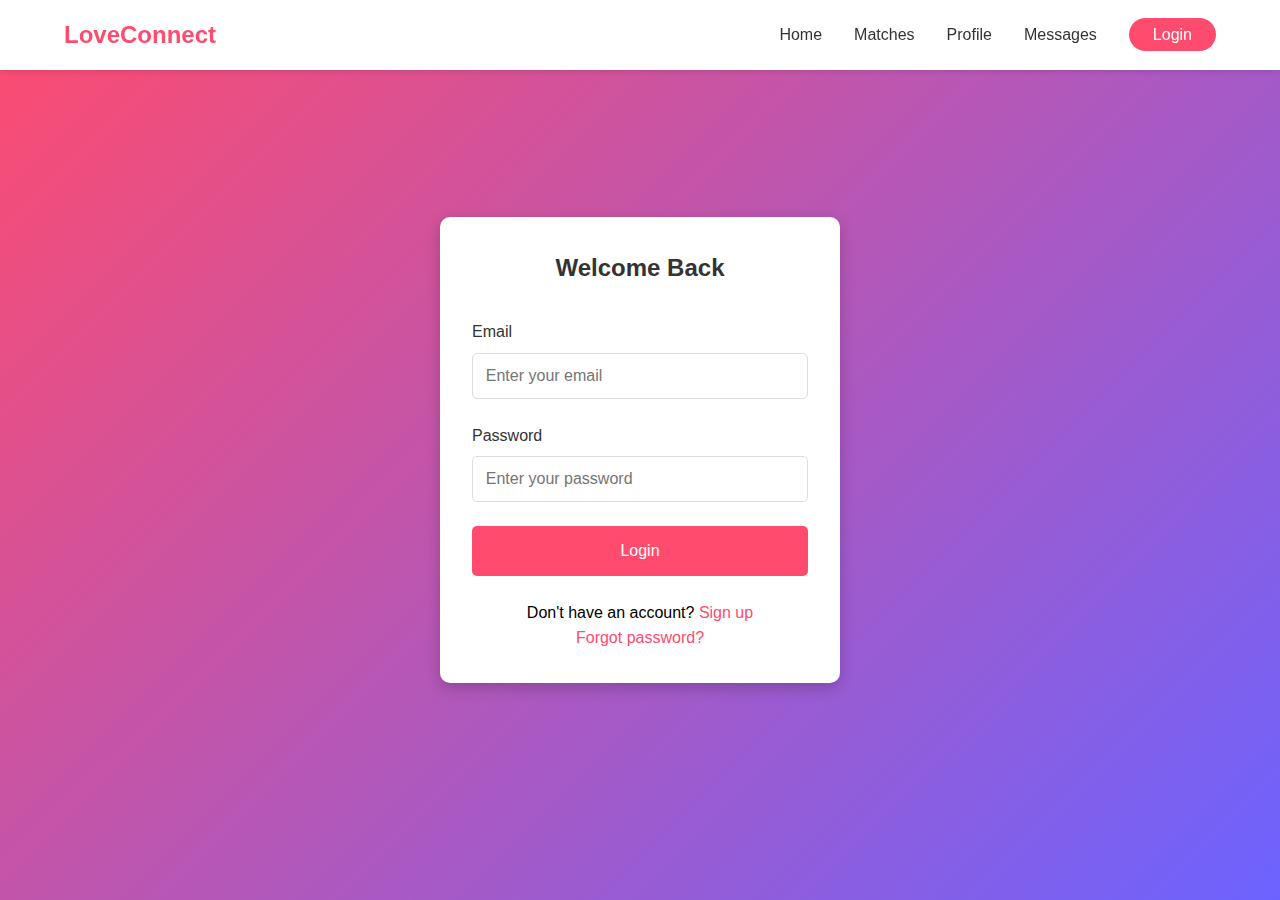
<file: login.html>
<!DOCTYPE html>
<html lang="en">
<head>
    <meta charset="UTF-8">
    <meta name="viewport" content="width=device-width, initial-scale=1.0">
    <title>Login - LoveConnect</title>
    <link rel="stylesheet" href="style.css">
    <style>
        .login-container {
            min-height: 100vh;
            display: flex;
            align-items: center;
            justify-content: center;
            padding: 2rem;
            background: linear-gradient(135deg, #ff4b6e 0%, #6c63ff 100%);
        }

        .login-form {
            background: white;
            padding: 2rem;
            border-radius: 10px;
            box-shadow: 0 5px 15px rgba(0,0,0,0.2);
            width: 100%;
            max-width: 400px;
        }

        .login-form h2 {
            text-align: center;
            margin-bottom: 2rem;
            color: var(--dark-color);
        }

        .form-group {
            margin-bottom: 1.5rem;
        }

        .form-group label {
            display: block;
            margin-bottom: 0.5rem;
            color: var(--dark-color);
        }

        .form-group input {
            width: 100%;
            padding: 0.8rem;
            border: 1px solid #ddd;
            border-radius: 5px;
            font-size: 1rem;
        }

        .form-group input:focus {
            outline: none;
            border-color: var(--primary-color);
        }

        .submit-btn {
            width: 100%;
            padding: 1rem;
            background: var(--primary-color);
            color: white;
            border: none;
            border-radius: 5px;
            font-size: 1rem;
            cursor: pointer;
            transition: background-color 0.3s;
        }

        .submit-btn:hover {
            background: #ff3358;
        }

        .form-footer {
            text-align: center;
            margin-top: 1.5rem;
        }

        .form-footer a {
            color: var(--primary-color);
            text-decoration: none;
        }

        .form-footer a:hover {
            text-decoration: underline;
        }
    </style>
</head>
<body>
    <nav>
        <div class="logo">LoveConnect</div>
        <ul>
            <li><a href="index.html">Home</a></li>
            <li><a href="matches.html">Matches</a></li>
            <li><a href="profile.html">Profile</a></li>
            <li><a href="messages.html">Messages</a></li>
            <li><a href="login.html" class="login-btn active">Login</a></li>
        </ul>
    </nav>

    <div class="login-container">
        <form class="login-form">
            <h2>Welcome Back</h2>
            <div class="form-group">
                <label for="email">Email</label>
                <input type="email" id="email" required placeholder="Enter your email">
            </div>
            <div class="form-group">
                <label for="password">Password</label>
                <input type="password" id="password" required placeholder="Enter your password">
            </div>
            <button type="submit" class="submit-btn">Login</button>
            <div class="form-footer">
                <p>Don't have an account? <a href="signup.html">Sign up</a></p>
                <p><a href="#">Forgot password?</a></p>
            </div>
        </form>
    </div>
</body>
</html>
</file>
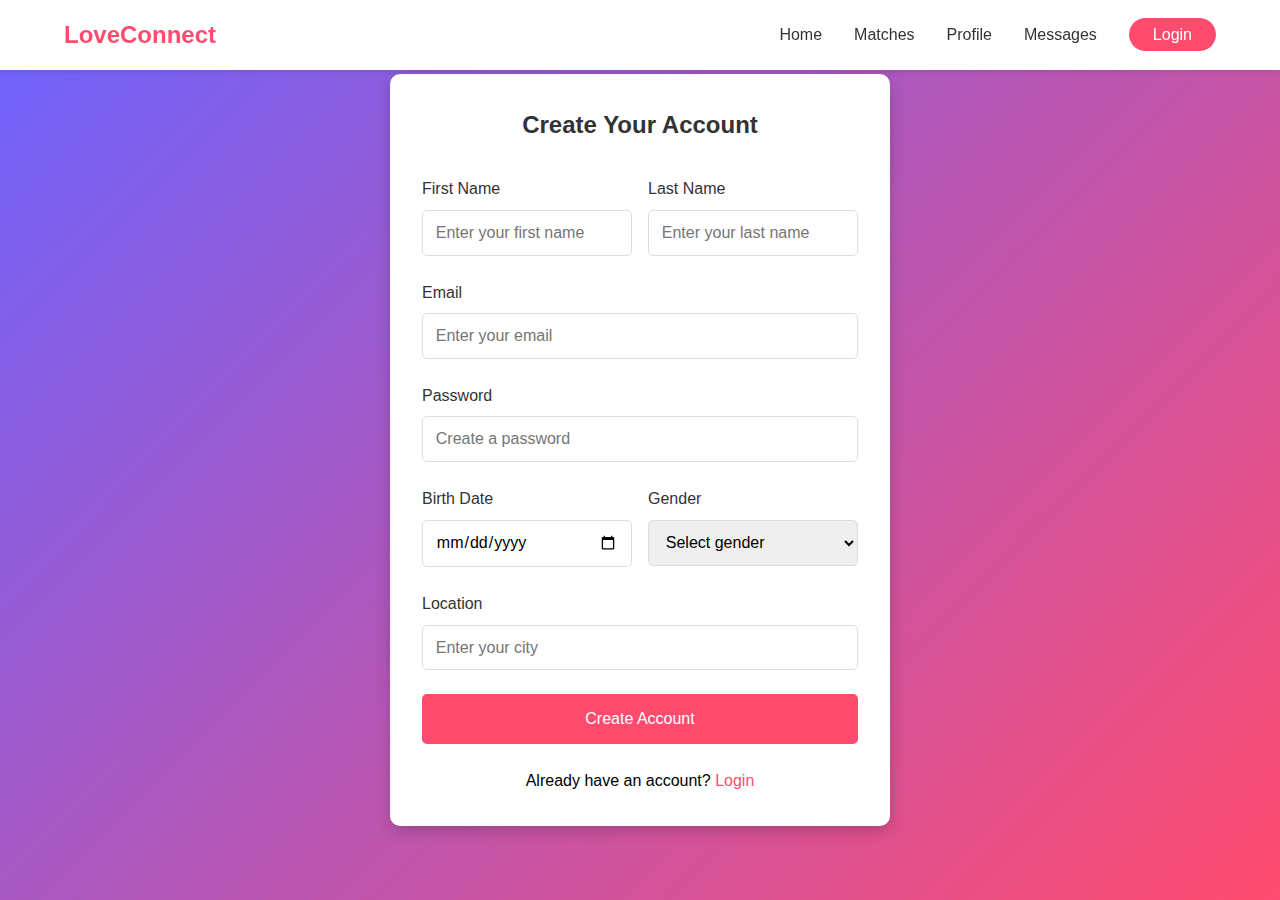
<file: signup.html>
<!DOCTYPE html>
<html lang="en">
<head>
    <meta charset="UTF-8">
    <meta name="viewport" content="width=device-width, initial-scale=1.0">
    <title>Sign Up - LoveConnect</title>
    <link rel="stylesheet" href="style.css">
    <style>
        .signup-container {
            min-height: 100vh;
            display: flex;
            align-items: center;
            justify-content: center;
            padding: 2rem;
            background: linear-gradient(135deg, #6c63ff 0%, #ff4b6e 100%);
        }

        .signup-form {
            background: white;
            padding: 2rem;
            border-radius: 10px;
            box-shadow: 0 5px 15px rgba(0,0,0,0.2);
            width: 100%;
            max-width: 500px;
        }

        .signup-form h2 {
            text-align: center;
            margin-bottom: 2rem;
            color: var(--dark-color);
        }

        .form-row {
            display: grid;
            grid-template-columns: 1fr 1fr;
            gap: 1rem;
        }

        .form-group {
            margin-bottom: 1.5rem;
        }

        .form-group label {
            display: block;
            margin-bottom: 0.5rem;
            color: var(--dark-color);
        }

        .form-group input, .form-group select {
            width: 100%;
            padding: 0.8rem;
            border: 1px solid #ddd;
            border-radius: 5px;
            font-size: 1rem;
        }

        .form-group input:focus, .form-group select:focus {
            outline: none;
            border-color: var(--primary-color);
        }

        .submit-btn {
            width: 100%;
            padding: 1rem;
            background: var(--primary-color);
            color: white;
            border: none;
            border-radius: 5px;
            font-size: 1rem;
            cursor: pointer;
            transition: background-color 0.3s;
        }

        .submit-btn:hover {
            background: #ff3358;
        }

        .form-footer {
            text-align: center;
            margin-top: 1.5rem;
        }

        .form-footer a {
            color: var(--primary-color);
            text-decoration: none;
        }

        .form-footer a:hover {
            text-decoration: underline;
        }

        @media (max-width: 576px) {
            .form-row {
                grid-template-columns: 1fr;
            }
        }
    </style>
</head>
<body>
    <nav>
        <div class="logo">LoveConnect</div>
        <ul>
            <li><a href="index.html">Home</a></li>
            <li><a href="matches.html">Matches</a></li>
            <li><a href="profile.html">Profile</a></li>
            <li><a href="messages.html">Messages</a></li>
            <li><a href="login.html" class="login-btn">Login</a></li>
        </ul>
    </nav>

    <div class="signup-container">
        <form class="signup-form">
            <h2>Create Your Account</h2>
            <div class="form-row">
                <div class="form-group">
                    <label for="firstName">First Name</label>
                    <input type="text" id="firstName" required placeholder="Enter your first name">
                </div>
                <div class="form-group">
                    <label for="lastName">Last Name</label>
                    <input type="text" id="lastName" required placeholder="Enter your last name">
                </div>
            </div>
            <div class="form-group">
                <label for="email">Email</label>
                <input type="email" id="email" required placeholder="Enter your email">
            </div>
            <div class="form-group">
                <label for="password">Password</label>
                <input type="password" id="password" required placeholder="Create a password">
            </div>
            <div class="form-row">
                <div class="form-group">
                    <label for="birthdate">Birth Date</label>
                    <input type="date" id="birthdate" required>
                </div>
                <div class="form-group">
                    <label for="gender">Gender</label>
                    <select id="gender" required>
                        <option value="">Select gender</option>
                        <option value="male">Male</option>
                        <option value="female">Female</option>
                        <option value="other">Other</option>
                    </select>
                </div>
            </div>
            <div class="form-group">
                <label for="location">Location</label>
                <input type="text" id="location" required placeholder="Enter your city">
            </div>
            <button type="submit" class="submit-btn">Create Account</button>
            <div class="form-footer">
                <p>Already have an account? <a href="login.html">Login</a></p>
            </div>
        </form>
    </div>
</body>
</html>
</file>
<file: style.css>
/* Global Styles */
* {
    margin: 0;
    padding: 0;
    box-sizing: border-box;
    font-family: 'Arial', sans-serif;
}

:root {
    --primary-color: #ff4b6e;
    --secondary-color: #6c63ff;
    --dark-color: #333;
    --light-color: #f4f4f4;
}

body {
    line-height: 1.6;
    background-color: #fff;
}

/* Navigation */
nav {
    background-color: white;
    padding: 1rem 5%;
    display: flex;
    justify-content: space-between;
    align-items: center;
    box-shadow: 0 2px 5px rgba(0,0,0,0.1);
    position: fixed;
    width: 100%;
    top: 0;
    z-index: 1000;
}

.logo {
    font-size: 1.5rem;
    font-weight: bold;
    color: var(--primary-color);
}

nav ul {
    display: flex;
    list-style: none;
    gap: 2rem;
}

nav a {
    text-decoration: none;
    color: var(--dark-color);
    font-weight: 500;
    transition: color 0.3s;
}

nav a:hover {
    color: var(--primary-color);
}

.login-btn {
    background-color: var(--primary-color);
    color: white !important;
    padding: 0.5rem 1.5rem;
    border-radius: 25px;
}

.login-btn:hover {
    background-color: #ff3358;
}

/* Hero Section */
.hero {
    height: 100vh;
    background: linear-gradient(rgba(0,0,0,0.5), rgba(0,0,0,0.5)), url('https://source.unsplash.com/1600x900/?couple,love') center/cover;
    display: flex;
    align-items: center;
    justify-content: center;
    text-align: center;
    color: white;
}

.hero-content {
    max-width: 800px;
    padding: 2rem;
}

.hero h1 {
    font-size: 3.5rem;
    margin-bottom: 1rem;
}

.hero p {
    font-size: 1.2rem;
    margin-bottom: 2rem;
}

.cta-button {
    display: inline-block;
    padding: 1rem 2.5rem;
    background-color: var(--primary-color);
    color: white;
    text-decoration: none;
    border-radius: 30px;
    font-size: 1.1rem;
    transition: transform 0.3s;
}

.cta-button:hover {
    transform: translateY(-3px);
}

/* Features Section */
.features {
    padding: 5rem 10%;
    background-color: var(--light-color);
}

.features h2 {
    text-align: center;
    margin-bottom: 3rem;
    font-size: 2.5rem;
    color: var(--dark-color);
}

.feature-grid {
    display: grid;
    grid-template-columns: repeat(auto-fit, minmax(250px, 1fr));
    gap: 2rem;
}

.feature-card {
    background: white;
    padding: 2rem;
    border-radius: 10px;
    text-align: center;
    box-shadow: 0 3px 10px rgba(0,0,0,0.1);
    transition: transform 0.3s;
}

.feature-card:hover {
    transform: translateY(-5px);
}

.feature-card i {
    font-size: 2.5rem;
    color: var(--primary-color);
    margin-bottom: 1rem;
}

.feature-card h3 {
    margin-bottom: 1rem;
    color: var(--dark-color);
}

/* Footer */
footer {
    background-color: var(--dark-color);
    color: white;
    padding: 3rem 5% 1rem;
}

.footer-content {
    display: grid;
    grid-template-columns: repeat(auto-fit, minmax(250px, 1fr));
    gap: 2rem;
    margin-bottom: 2rem;
}

.footer-section h4 {
    margin-bottom: 1rem;
}

.footer-section ul {
    list-style: none;
}

.footer-section a {
    color: #ddd;
    text-decoration: none;
    transition: color 0.3s;
}

.footer-section a:hover {
    color: var(--primary-color);
}

.social-links {
    margin-top: 1rem;
}

.social-links a {
    margin-right: 1rem;
    font-size: 1.2rem;
}

.footer-bottom {
    text-align: center;
    padding-top: 2rem;
    border-top: 1px solid #555;
}

/* Responsive Design */
@media (max-width: 768px) {
    nav {
        flex-direction: column;
        padding: 1rem;
    }

    nav ul {
        margin-top: 1rem;
        flex-wrap: wrap;
        justify-content: center;
        gap: 1rem;
    }

    .hero h1 {
        font-size: 2.5rem;
    }

    .features {
        padding: 3rem 5%;
    }
}
</file>
